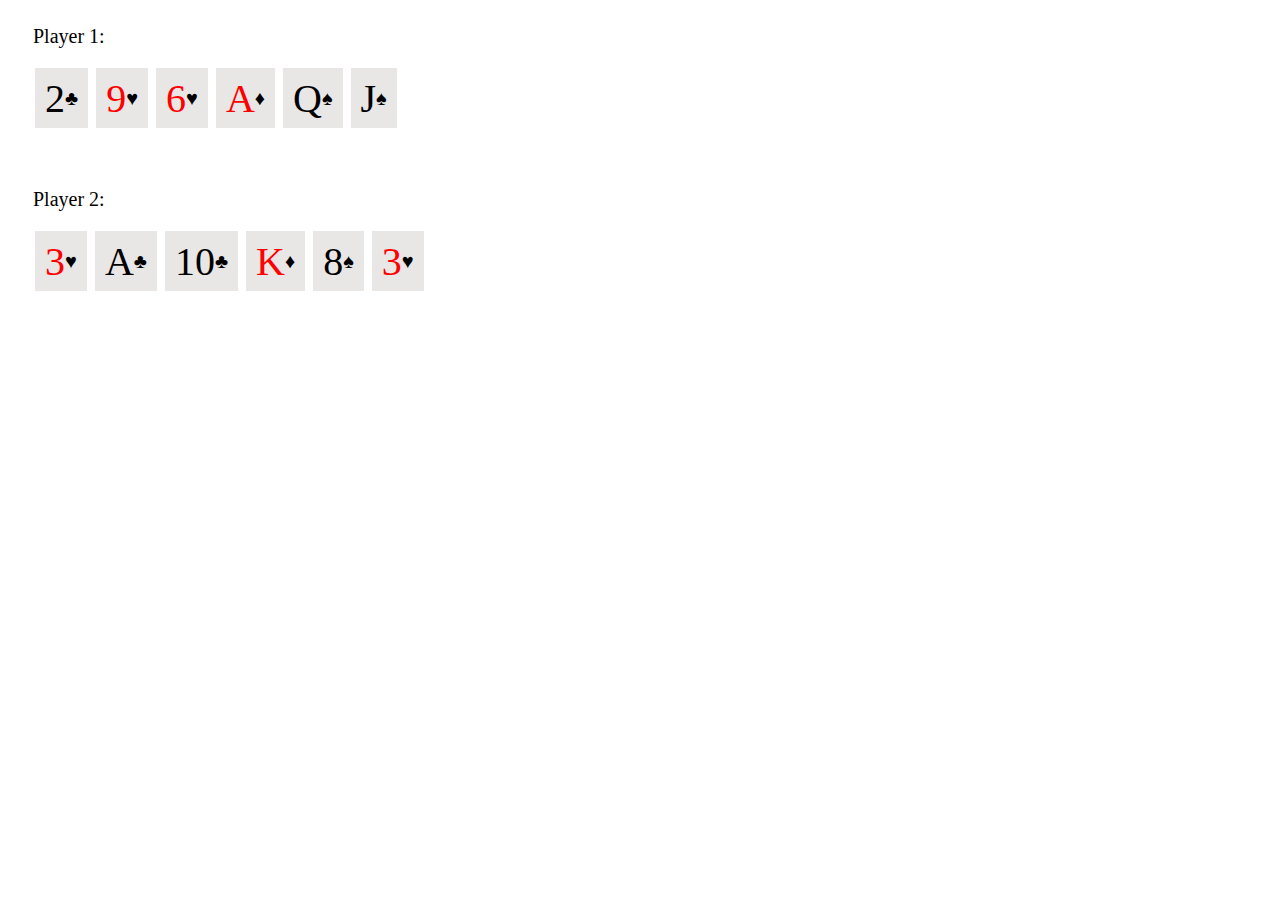
<file: card-game/index.html>
<!DOCTYPE html>
<html lang="en">

<head>
    <meta charset="UTF-8">
    <meta name="viewport" content="width=device-width, initial-scale=1.0">
    <title>Card Game</title>
    <link rel="stylesheet" href="css/style.css">
</head>

<body>
    <div class="main">
        <p style="font-size: 20px;">Player 1:</p>
        <div class="outer">
            <div>
                <p>2</p>
                <a>&clubs;</a>
            </div>
            <div>
                <p style="color: red">9</p>
                <a>&hearts;</a>
            </div>
            <div>
                <p style="color: red">6</p>
                <a>&hearts;</a>
            </div>
            <div>
                <p style="color: red;">A</p>
                <a>&diams;</a>
            </div>
            <div>
                <p>Q</p>
                <a>&spades;</a>
            </div>
            <div>
                <p>J</p>
                <a>&spades;</a>
            </div>
        </div>

        <p style="font-size: 20px;">Player 2:</p>
        <div class="outer">
            <div>
                <p style="color: red">3</p>
                <a>&hearts;</a>
            </div>
            <div>
                <p>A</p>
                <a>&clubs;</a>
            </div>
            <div>
                <p>10</p>
                <a>&clubs;</a>
            </div>
            <div>
                <p style="color: red;">K</p>
                <a>&diams;</a>
            </div>
            <div>
                <p>8</p>
                <a>&spades;</a>
            </div>
            <div>
                <p style="color: red;">3</p>
                <a>&hearts;</a>
            </div>
        </div>
    </div>
</body>

</html>
</file>
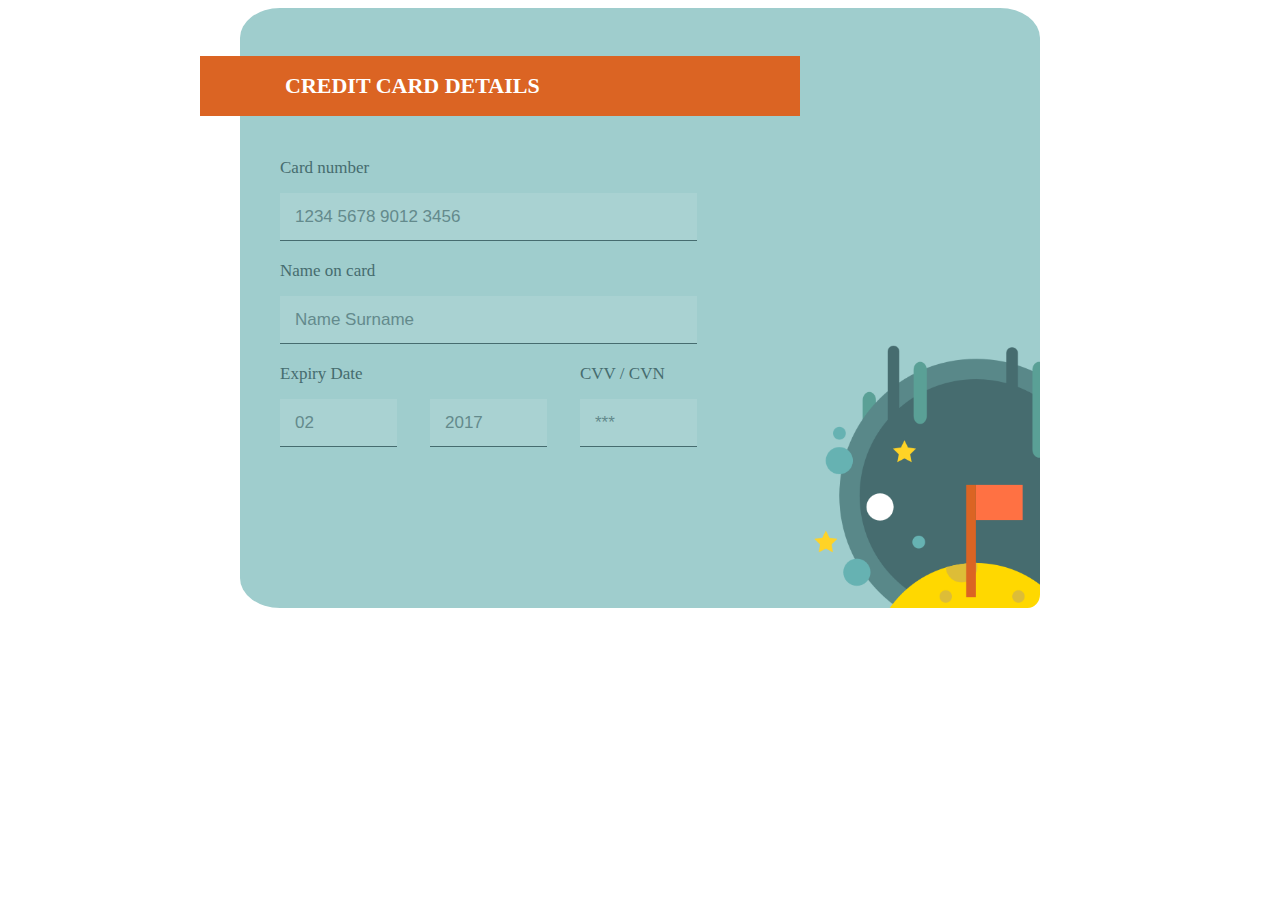
<file: credit-card/index.html>
<!doctype html>
<html lang="en">
<head>
    <meta charset="UTF-8">
    <meta name="viewport"
          content="width=device-width, user-scalable=no, initial-scale=1.0, maximum-scale=1.0, minimum-scale=1.0">
    <meta http-equiv="X-UA-Compatible" content="ie=edge">
    <title>Document</title>
    <link rel="stylesheet" href="css/style.css">
</head>
<body>
<div class="container">
    <div class="heading">
        <a>CREDIT CARD DETAILS</a>
    </div>
    <div class="img-box">
        <img src="img/moon_flag.png">
    </div>
    <div class="form">
        <div>
            <a>Card number</a>
            <input type="text" name="" placeholder="1234 5678 9012 3456">
        </div>
        <div>
            <a>Name on card</a>
            <input type="text" name="" placeholder="Name Surname">
        </div>
        <div class="th">
            <div>
                <a>Expiry Date</a>
                <input type="text" name="" placeholder="02">
            </div>
            <div>
                <a>&nbsp;</a>
                <input type="text" name="" placeholder="2017">
            </div>
            <div>
                <a>CVV / CVN</a>
                <input type="text" name="" placeholder="***">
            </div>
        </div>
    </div>
</div>

</body>
</html>
</file>
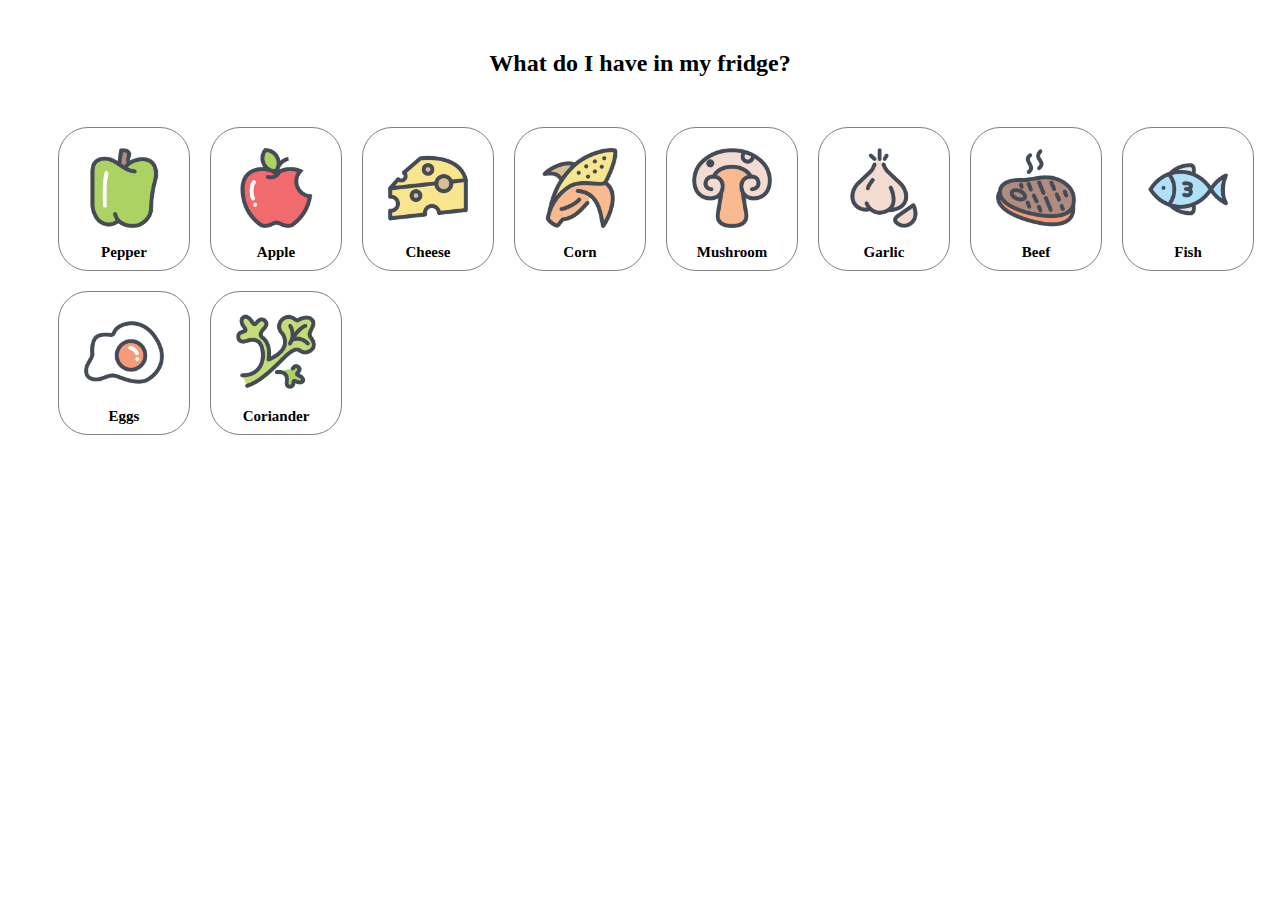
<file: foods/index.html>
<!DOCTYPE html>
<html lang="en">

<head>
    <meta charset="UTF-8">
    <meta name="viewport" content="width=device-width, initial-scale=1.0">
    <link rel="stylesheet" href="css/style.css">
    <title>Foods</title>
</head>

<body>
    <h2>What do I have in my fridge?</h2>
    <div class="a">
        <ul class="flex-container">
            <li>
                <img src="img/Food_C247-128.png">
                <b>Pepper</b>
            </li>
            <li>
                <img src="img/Food_C240-128.png">
                <b>Apple</b>
            </li>
            <li>
                <img src=" img/Food_C217-128.png">
                <b>Cheese</b>
            </li>
            <li>
                <img src=" img/Food_C245-128.png">
                <b>Corn</b>
            </li>
            <li>
                <img src="img/Food_C239-128.png">
                <b>Mushroom</b>
            </li>
            <li>
                <img src="img/Food_C238-128.png">
                <b>Garlic</b>
            </li>
            <li>
                <img src="img/Food_C225-128.png ">
                <b>Beef</b>
            </li>
            <li>
                <img src="img/Food_C205-128.png ">
                <b>Fish</b>
            </li>
            <li>
                <img src="img/Food_C203-128.png ">
                <b>Eggs</b>
            </li>
            <li>

                <img src="img/Food_C235-128.png ">
                <b>Coriander</b>
            </li>
        </ul>
    </div>
</body>

</html>
</file>
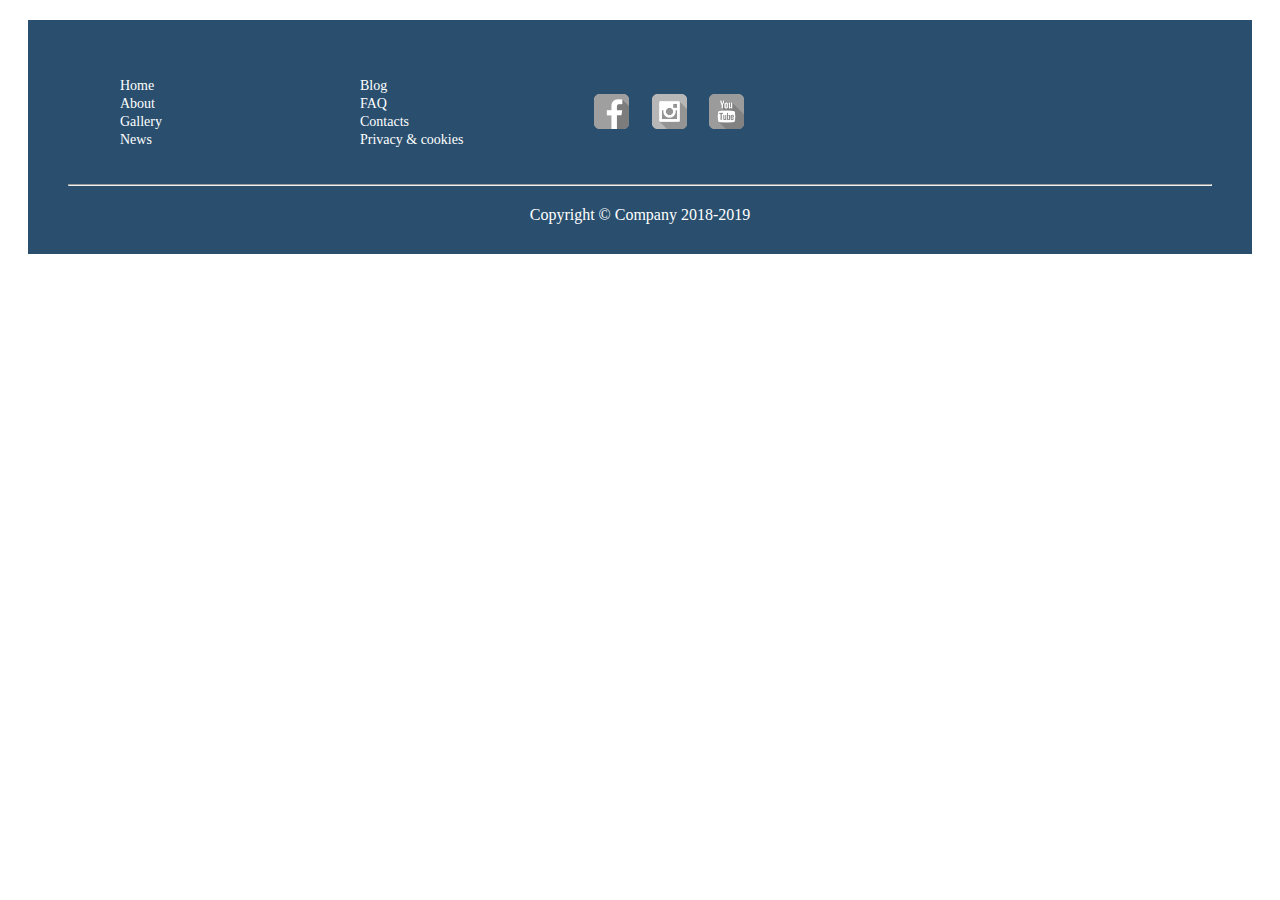
<file: footer/index.html>
<!DOCTYPE html>
<html lang="en">

<head>
    <meta charset="UTF-8">
    <meta name="viewport" content="width=device-width, initial-scale=1.0">
    <title>Footer</title>
    <link rel="stylesheet" href="css/style.css">
</head>

<body>
    <div class="footer">
        <div class="ft-main">
            <div class="ft-main-item">
                <ul>
                    <li><a>Home</a></li>
                    <li><a>About</a></li>
                    <li><a>Gallery</a></li>
                    <li><a>News</a></li>
                </ul>
            </div>
            <div class="ft-main-item">
                <ul>
                    <li><a>Blog</a></li>
                    <li><a>FAQ</a></li>
                    <li><a>Contacts</a></li>
                    <li><a>Privacy & cookies</a></li>
                </ul>
            </div>
            <ul class="ft-social-list">
                <li>
                    <div class="img">
                        <img src="img/fb_gray.png">
                        <img src="img/fb.png" class="img-top">
                    </div>
                </li>
                <li>
                    <div class="img">
                        <img src="img/insta_gray.png">
                        <img src="img/insta.png" class="img-top">
                    </div>
                </li>
                <li>
                    <div class="img">
                        <img src="img/youtube_gray.png">
                        <img src="img/youtube.png" class="img-top">
                    </div>
                </li>
            </ul>

        </div>
        <hr>
        <a>Copyright &copy; Company 2018-2019</a>
    </div>
</body>

</html>
</file>
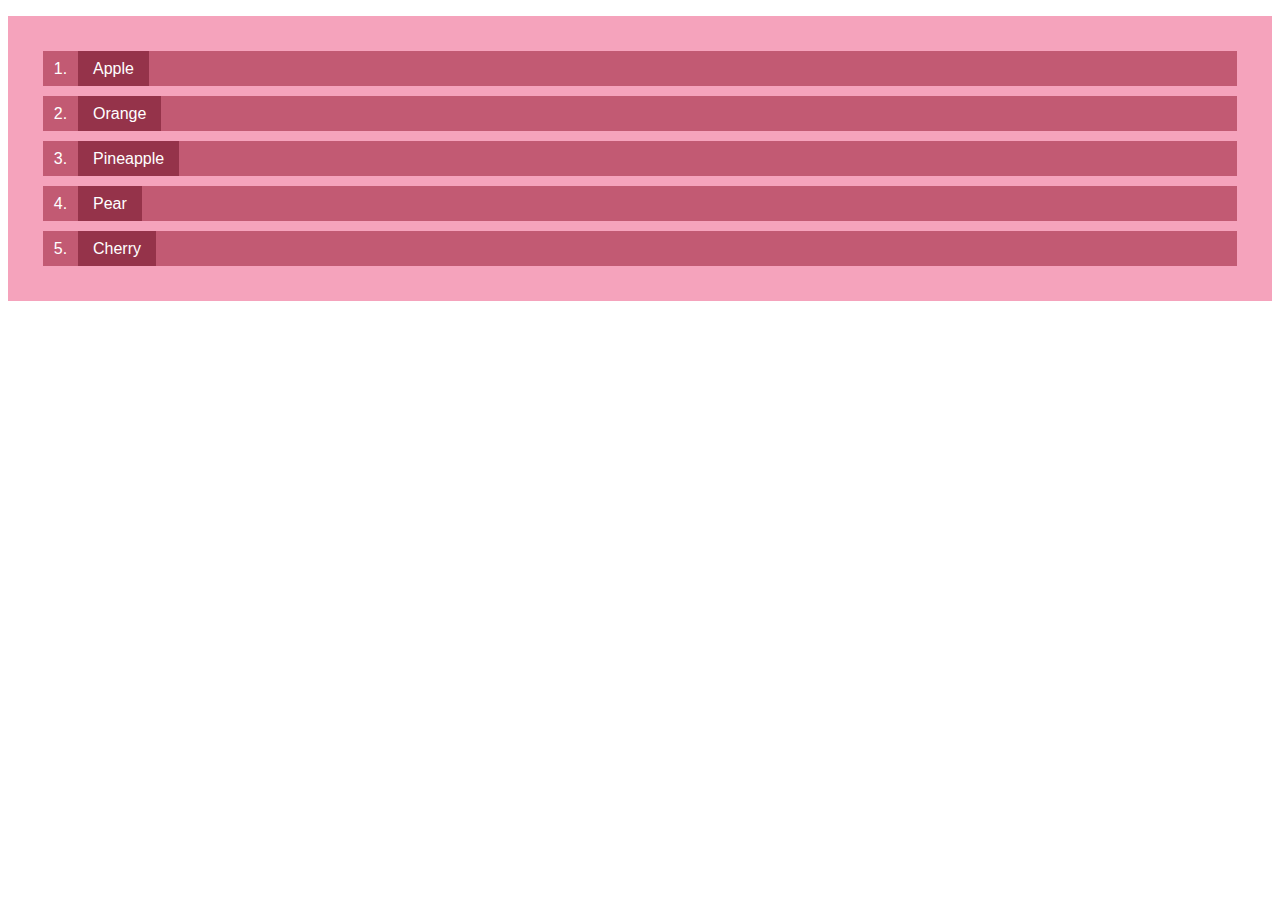
<file: fruit-list/index.html>
<!DOCTYPE html>
<html lang="en">

<head>
    <meta charset="UTF-8">
    <meta name="viewport" content="width=device-width, initial-scale=1.0">
    <link rel="stylesheet" href="css/style.css">
    <title>Fruit List</title>
</head>

<body>
    <div>
        <ol>
            <li>
                <span class="num">1.</span><a class="name">Apple</a>
            </li>
            <li>
                <span class="num">2.</span><a class="name">Orange</a>
            </li>
            <li>
                <span class="num">3.</span><a class="name">Pineapple</a>
            </li>
            <li>
                <span class="num">4.</span><a class="name">Pear</a>
            </li>
            <li>
                <span class="num">5.</span><a class="name">Cherry</a>
            </li>
        </ol>
    </div>
</body>

</html>
</file>
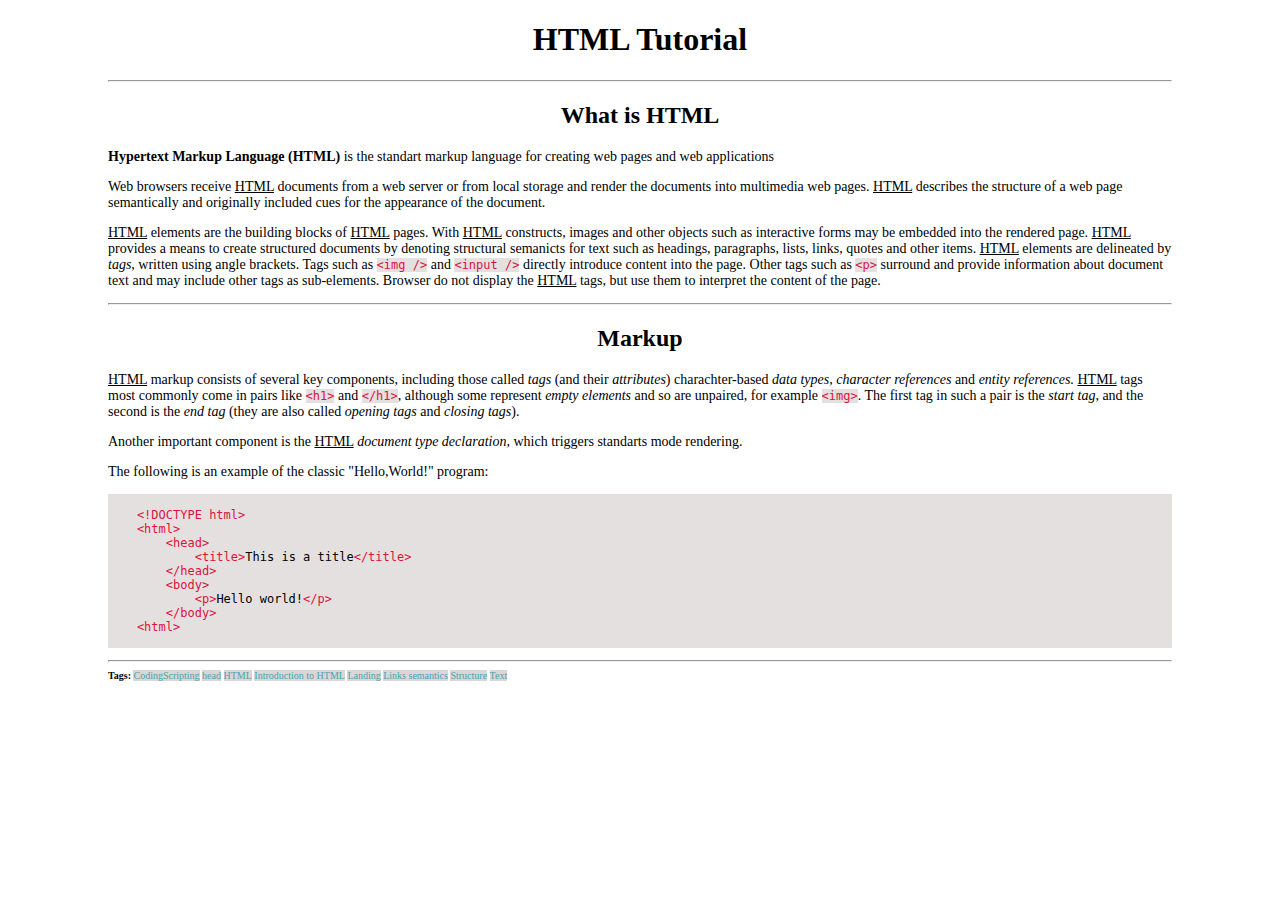
<file: HTML-tutorial/index.html>
<!DOCTYPE html>
<html lang="en">

<head>
    <meta charset="UTF-8">
    <meta name="viewport" content="width=device-width, initial-scale=1.0">
    <title>HTML Tutorial</title>
    <link rel="stylesheet" href="css/style.css">
</head>

<body>
    <h1 align="center">HTML Tutorial</h1>
    <hr>
    <h2 align="center">What is HTML</h2>
    <p><b>Hypertext Markup Language (HTML)</b> is the standart markup language for creating web pages and web applications
    </p>
    <p>Web browsers receive <u>HTML</u> documents from a web server or from local storage and render the documents into multimedia web pages.
        <u>HTML</u> describes the structure of a web page semantically and originally included cues for the appearance of the document.</p>
    <p>
        <u>HTML</u> elements are the building blocks of <u>HTML</u> pages. With <u>HTML</u> constructs, images and other objects such as interactive forms may be embedded into the rendered page. <u>HTML</u> provides a means to create structured documents
        by denoting structural semanicts for text such as headings, paragraphs, lists, links, quotes and other items. <u>HTML</u> elements are delineated by <i>tags</i>, written using angle brackets. Tags such as <code>&lt;img /&gt;</code> and
        <code>&lt;input /&gt;</code> directly introduce content into the page. Other tags such as <code>&lt;p&gt;</code> surround and provide information about document text and may include other tags as sub-elements. Browser do not display the <u>HTML</u>        tags, but use them to interpret the content of the page.
    </p>
    <hr>
    <h2 align="center">Markup</h2>
    <p>
        <u>HTML</u> markup consists of several key components, including those called <i>tags</i> (and their
        <i>attributes</i>) charachter-based
        <i>data types, character references</i> and <i>entity references.</i> <u>HTML</u> tags most commonly come in pairs like <code>&lt;h1&gt;</code> and <code>&lt;/h1&gt;</code>, although some represent <i>empty elements</i> and so are unpaired, for
        example
        <code>&lt;img&gt;</code>. The first tag in such a pair is the <i>start tag</i>, and the second is the <i>end tag</i> (they are also called
        <i>opening tags</i> and
        <i>closing tags</i>).
    </p>
    <p>
        Another important component is the <u>HTML</u> <i>document type declaration</i>, which triggers standarts mode rendering.
    </p>
    <p>
        The following is an example of the classic "Hello,World!" program:
    </p>
    <div>
        <pre style="font-size:12px">
                <code>
    &lt;!DOCTYPE html&gt;
    &lt;html&gt;
        &lt;head&gt;
            &lt;title&gt;</code>This is a title<code>&lt;/title&gt;
        &lt;/head&gt;
        &lt;body&gt;
            &lt;p&gt;</code>Hello world!<code>&lt;/p&gt;
        &lt;/body&gt;
    &lt;html&gt;</code>
            </pre>
    </div>
    <hr>
    <h2 class="bottom-notice">
        Tags: <a>CodingScripting</a> <a>head</a> <a>HTML</a> <a>Introduction to HTML</a> <a>Landing</a>
        <a>Links semantics</a> <a>Structure</a> <a>Text</a>
    </h2>
</body>

</html>
</file>
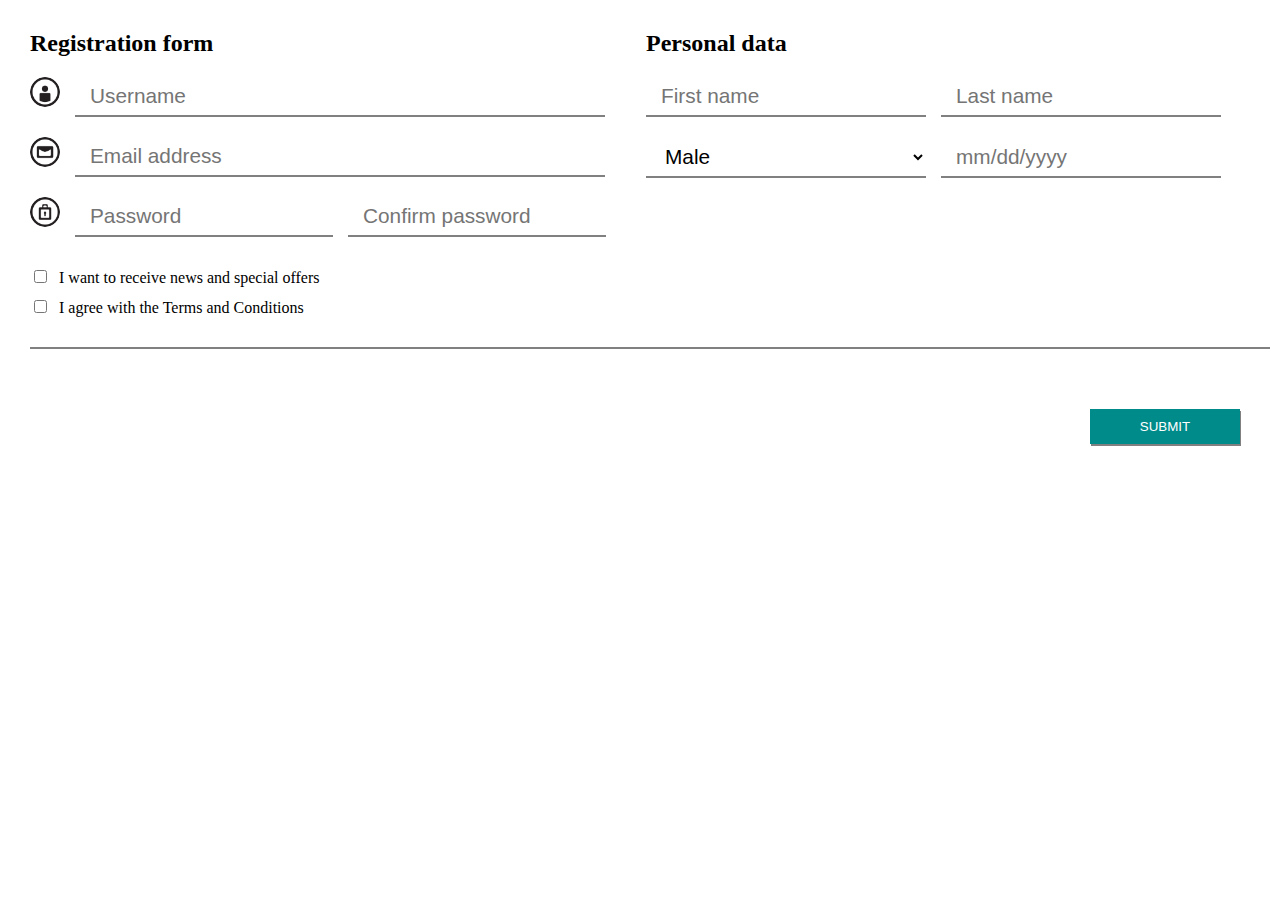
<file: registration-page/index.html>
<!DOCTYPE html>
<html lang="en">
<head>
    <meta charset="UTF-8">
    <meta name="viewport" content="width=device-width, initial-scale=1.0">
    <title>Registration Page</title>
    <link rel="stylesheet" href="css/style.css">
</head>
<body>

<div id="container">
    <section class="form">
        <div class="registration-form">
            <a class="f-heading">Registration form</a>
            <div>
                <img src="img/username.png" alt="">
                <input type="text" placeholder="Username">
            </div>
            <div>
                <img src="img/email.png" alt="">
                <input type="text" placeholder="Email address">
            </div>
            <div>
                <img src="img/pswd.png" alt="">
                <div id="password-section">
                    <input type="text" placeholder="Password">
                    <input type="text" placeholder="Confirm password">
                </div>
            </div>
        </div>
        <div class="personal-data-form">
            <a class="f-heading">Personal data</a>
            <div>
                <input type="text" placeholder="First name">
                <input type="text" placeholder="Last name">
            </div>
            <div>
                <select class="select" name="" id="">
                    <option>Male</option>
                    <option>Female</option>
                </select>
                <input type="text" placeholder="mm/dd/yyyy">
            </div>
        </div>
    </section>
    <div class="check-box">
        <div>
            <input type="checkbox" name="">
            <label style="margin-left: 5px">I want to receive news and special offers</label>
        </div>
        <div>
            <input type="checkbox" name="">
            <label style="margin-left: 5px">I agree with the Terms and Conditions</label>
        </div>
    </div>
    <span class="hr"></span>
    <button>SUBMIT</button>
</div>

<!--<div >-->
<!--    <main>-->
<!--        <div class="form">-->
<!--            <div class="registration-form">-->
<!--                <h1>Registration form</h1>-->
<!--                <div>-->
<!--                    <img src="img/username.png" alt="">-->
<!--                    <input type="text" placeholder="Username">-->
<!--                </div>-->
<!--                <div>-->
<!--                    <img src="img/email.png" alt="">-->
<!--                    <input type="text" placeholder="Email address">-->
<!--                </div>-->
<!--                <div >-->
<!--                    <img src="img/pswd.png" alt="">-->
<!--                    <div id="passwordSection">-->
<!--                        <input style="width: 228px;" type="text" placeholder="Password">-->
<!--                        <input style="width: 228px;" type="text" placeholder="Confirm password">-->
<!--                    </div>-->
<!--                </div>-->
<!--            </div>-->
<!--            <div class="registration-form">-->
<!--                <h1>Personal details</h1>-->
<!--                <div>-->
<!--                    <input type="text" style="width:255px; margin-left: 0;" placeholder="First name">-->
<!--                    <input type="text" style="width:255px;" placeholder="Last name">-->
<!--                </div>-->
<!--                <div>-->
<!--                    <select class="select" name="" id="">-->
<!--                        <option>Male</option>-->
<!--                        <option>Female</option>-->
<!--                    </select>-->
<!--                    <input type="text" style="width:255px;" placeholder="mm/dd/yyyy">-->
<!--                </div>-->


<!--            </div>-->
<!--        </div>-->

<!--        <div class="check-box">-->
<!--            <div>-->
<!--                <input type="checkbox" name="">-->
<!--                <label style="margin-left: 5px">I want to receive news and special offers</label>-->
<!--            </div>-->
<!--            <div>-->
<!--                <input type="checkbox" name="">-->
<!--                <label style="margin-left: 5px">I agree with the Terms and Conditions</label>-->
<!--            </div>-->
<!--        </div>-->

<!--        <hr style="width: 100%; margin-top: 40px">-->
<!--        <button>SUBMIT</button>-->
<!--    </main>-->
<!--</div>-->
</body>
</html>
</file>
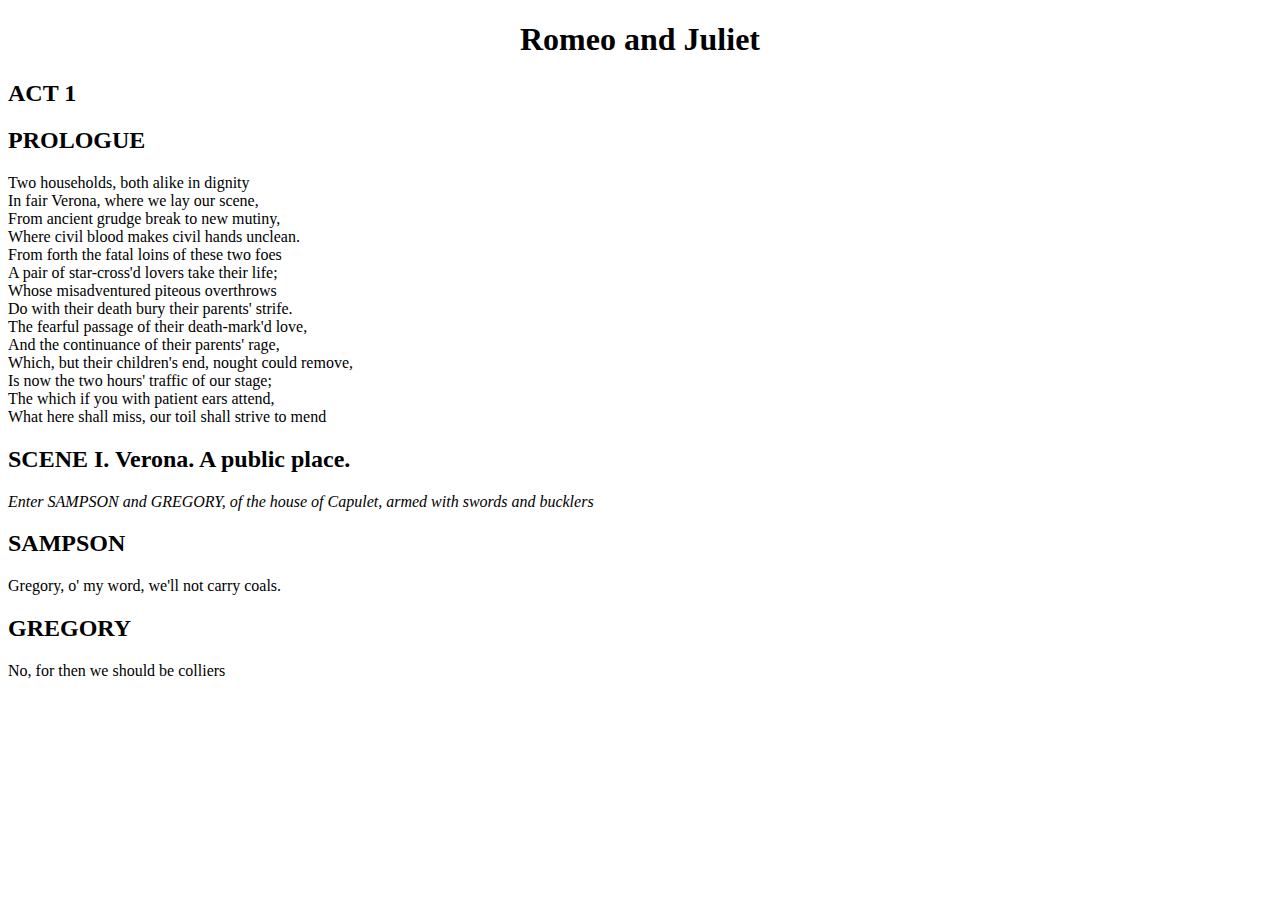
<file: romeo-and-juliet/index.html>
<!DOCTYPE html>
<html lang="en">

<head>
    <meta charset="UTF-8">
    <meta name="viewport" content="width=device-width, initial-scale=1.0">
    <title>Romeo and Juliet</title>
</head>

<body>
    <h1 align="center">Romeo and Juliet</h1>
    <h2>
        ACT 1
    </h2>
    <h2>
        PROLOGUE
    </h2>
    <p>Two households, both alike in dignity
        <br>In fair Verona, where we lay our scene,
        <br>From ancient grudge break to new mutiny,
        <br>Where civil blood makes civil hands unclean.
        <br>From forth the fatal loins of these two foes
        <br>A pair of star-cross'd lovers take their life;
        <br>Whose misadventured piteous overthrows
        <br>Do with their death bury their parents' strife.
        <br>The fearful passage of their death-mark'd love,
        <br>And the continuance of their parents' rage,
        <br>Which, but their children's end, nought could remove,
        <br>Is now the two hours' traffic of our stage;
        <br>The which if you with patient ears attend,
        <br>What here shall miss, our toil shall strive to mend
    </p>
    <h2>
        SCENE I. Verona. A public place.
    </h2>
    <i>Enter SAMPSON and GREGORY, of the house of Capulet, armed with swords and bucklers</i>
    <h2>
        SAMPSON
    </h2>
    <a>Gregory, o' my word, we'll not carry coals.</a>
    <h2>
        GREGORY
    </h2>
    <a>No, for then we should be colliers</a>
</body>

</html>
</file>
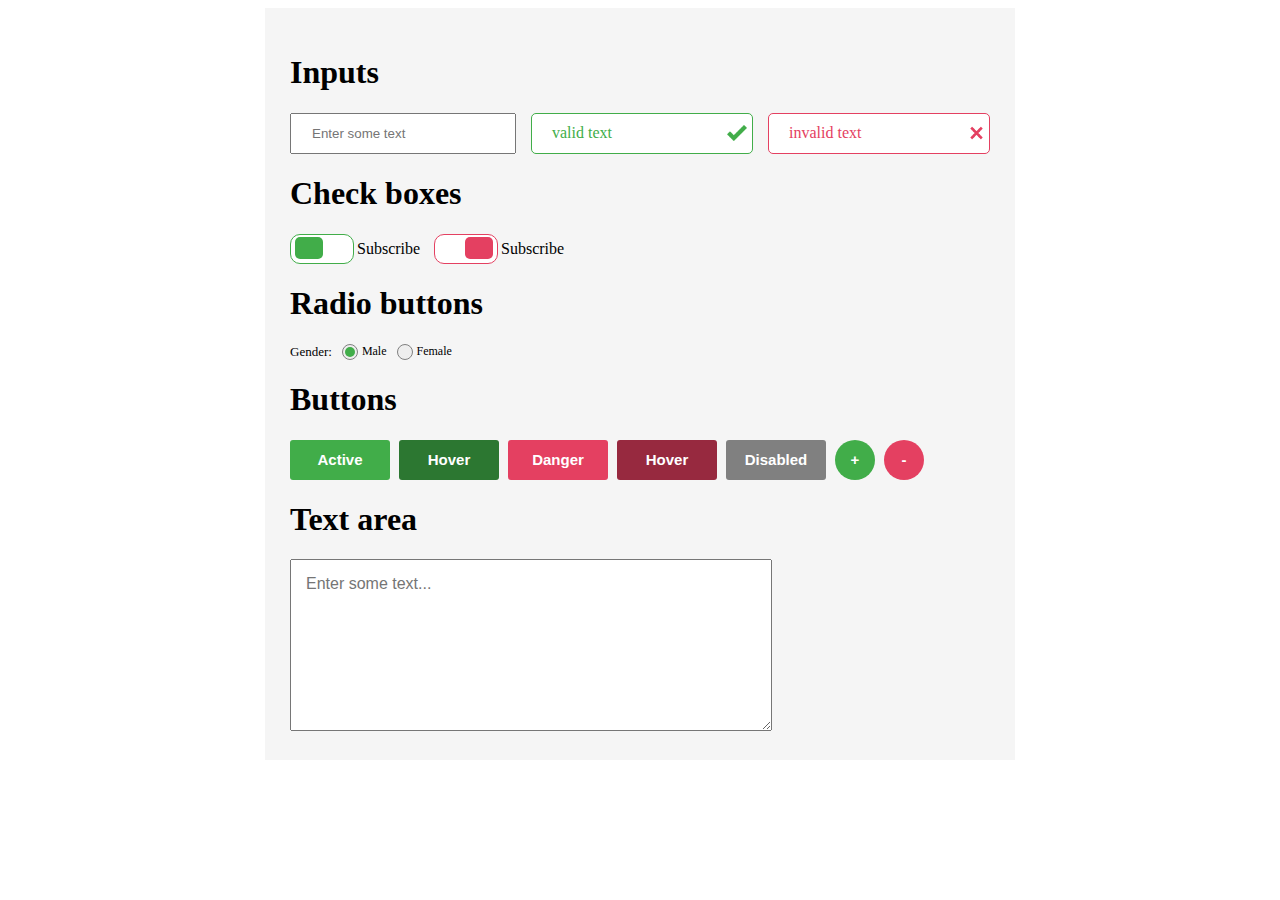
<file: style/index.html>
<!doctype html>
<html lang="en">
<head>
    <meta charset="UTF-8">
    <meta name="viewport"
          content="width=device-width, user-scalable=no, initial-scale=1.0, maximum-scale=1.0, minimum-scale=1.0">
    <meta http-equiv="X-UA-Compatible" content="ie=edge">
    <title>Document</title>
    <link rel="stylesheet" href="css/style.css">
</head>
<body>
<div class="container">
    <h1>Inputs</h1>
    <div class="input-section">
        <input type="text" placeholder="Enter some text">
        <div id="valid-text">
            <a>valid text</a>
            <img src="img/valid.png">
        </div>
        <div id="invalid-text">
            <a>invalid text</a>
            <img src="img/invalid.png">
        </div>
    </div>
    <section>
        <h1>Check boxes</h1>
        <div>
            <label class="switch">
                <input type="checkbox">
                <span class="slider"></span>
            </label>
            <label class="switch">
                <input checked type="checkbox">
                <span class="slider"></span>
            </label>
        </div>
    </section>
    <section>
        <h1>Radio buttons</h1>
        <div>
            <a>Gender:</a>
            <label class="radio-button-section">Male
                <input checked type="radio" name="gender" >
                <div><span class="checkmark"></span></div>
            </label>
            <label class="radio-button-section">Female
                <input type="radio" name="gender">
                <div><span class="checkmark"></span></div>
            </label>
        </div>
    </section>
    <section class="buttons">
        <h1>Buttons</h1>
        <button id="active">Active</button>
        <button id="hover-1">Hover</button>
        <button id="danger">Danger</button>
        <button id="hover-2">Hover</button>
        <button id="disabled">Disabled</button>
        <button id="round-button-plus">+</button>
        <button id="round-button-minus">-</button>
    </section>
    <section>
        <h1>Text area</h1>
        <textarea rows="4" cols="50"  placeholder="Enter some text..." ></textarea>
    </section>
</div>
</body>
</html>
</file>
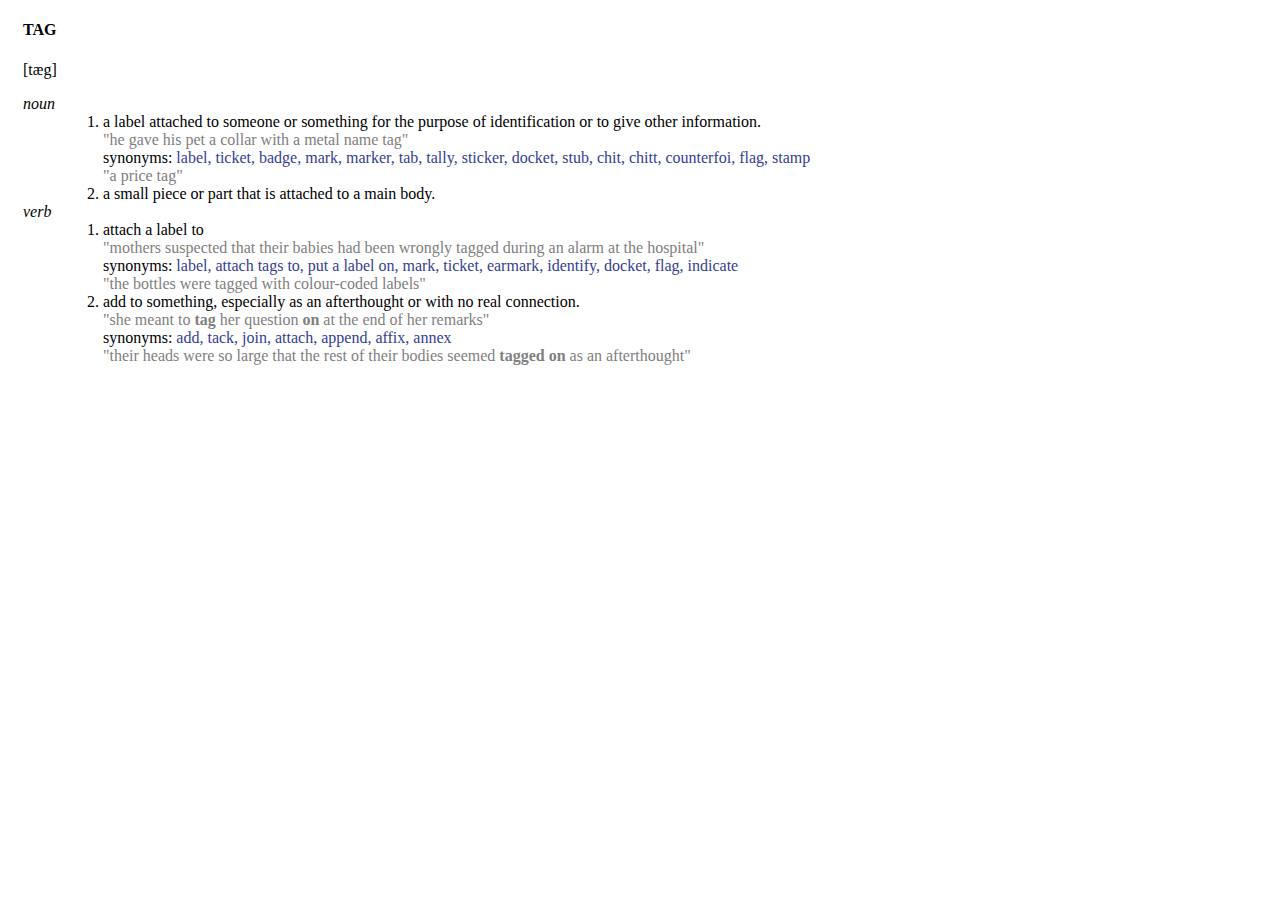
<file: tag-definition/index.html>
<!DOCTYPE html>
<html lang="en">

<head>
    <meta charset="UTF-8">
    <meta name="viewport" content="width=device-width, initial-scale=1.0">
    <title>Tag Definition</title>
    <link rel="stylesheet" href="css/style.css">
</head>

<body>
    <div>
        <h4>TAG</h4>
        <p>
            [tæg]
        </p>
        <dl>
            <dt>
            <i>noun</i>
          </dt>
            <dd>
                <ol>
                    <li>
                        a label attached to someone or something for the purpose of identification or to give other information.
                        <dt class="gray">
            "he gave his pet a collar with a metal name tag"
          </dt>
                        <dt>synonyms:
            <a class="synonyms">label, ticket, badge, mark, marker, tab, tally, sticker, docket, stub, chit, chitt, counterfoi, flag, stamp </a>
          </dt>
                        <dt class="gray">
            "a price tag"
          </dt>
                    </li>
                    <li>
                        a small piece or part that is attached to a main body.
                    </li>
                </ol>
            </dd>
            <dt>
            <i>verb</i>
          <dd>
            <ol>
              <li>
                attach a label to
          <dt class="gray">
            "mothers suspected that their babies had been wrongly tagged during an alarm at the hospital"
          </dt>
            <dt>synonyms:
            <a class="synonyms">label, attach tags to, put a label on, mark, ticket, earmark, identify, docket, flag, indicate </a>
          </dt>
            <dt class="gray">
            "the bottles were tagged with colour-coded labels"
          </dt>
            </li>
            <li>
                add to something, especially as an afterthought or with no real connection.
                <dt class="gray">
              "she meant to <b>tag</b> her question <b>on</b> at the end of her remarks"
            </dt>
                <dt>
              synonyms:
              <a class="synonyms">add, tack, join, attach, append, affix, annex</a>
            </dt>
                <dt class="gray">
              "their heads were so large that the rest of their bodies seemed <b>tagged on</b> as an afterthought"
            </dt>
            </li>
            </ol>
            </dd>
            </dt>
        </dl>
    </div>
</body>

</html>
</file>
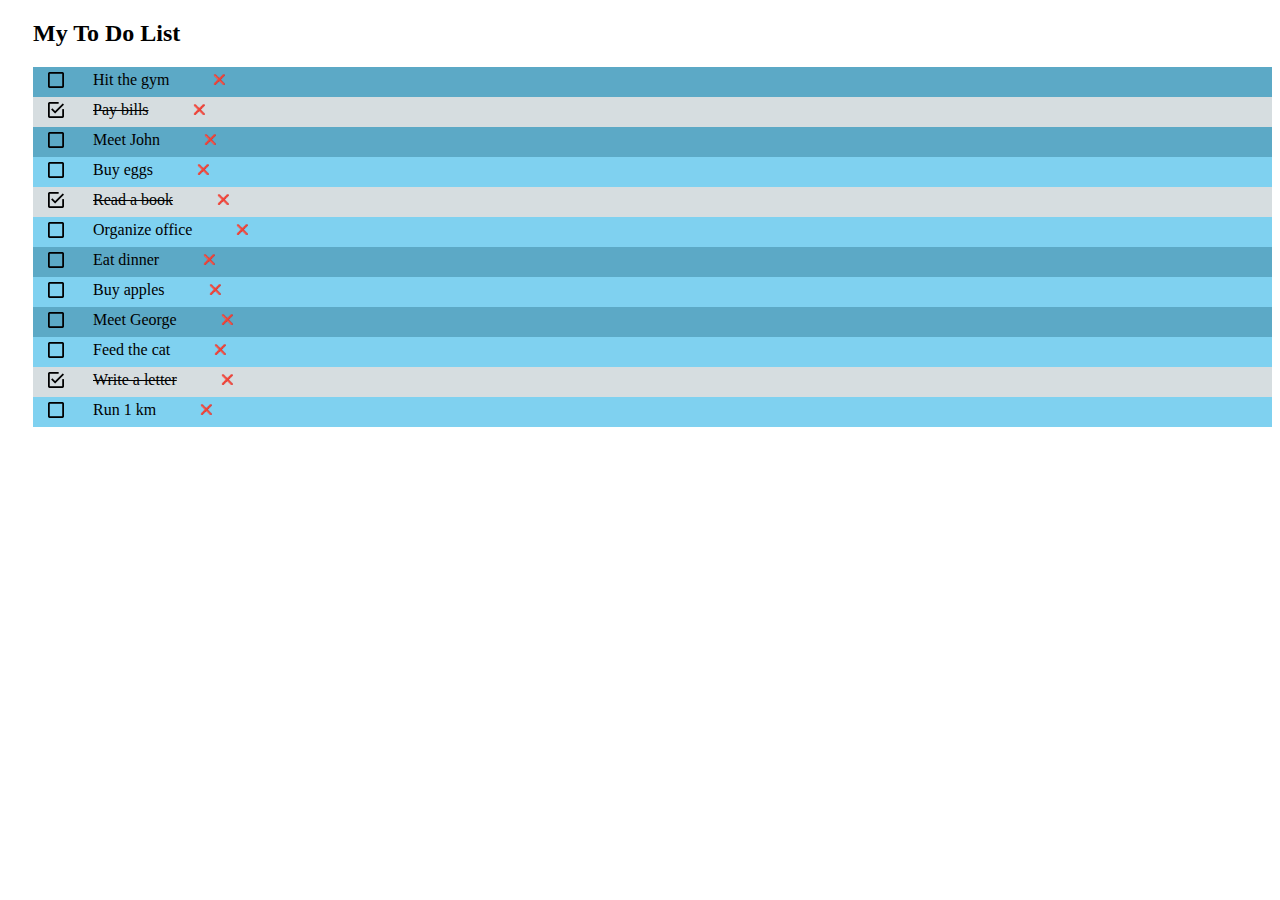
<file: to-do-list/index.html>
<!DOCTYPE html>
<html lang="en">

<head>
    <meta charset="UTF-8">
    <meta name="viewport" content="width=device-width, initial-scale=1.0">
    <link rel="stylesheet" href="css/style.css">
    <title>To Do List</title>
</head>

<body>
    <h2>My To Do List
        <List></List>
    </h2>
    <div class="main">
        <ul>
            <li style="background-color:rgb(92, 169, 198)">
                <img src="img/unchecked_16.png"></img>
                <a class="text">Hit the gym</a>
                <a class="cross"> &#x274C;</a>
            </li>
            <li style="background-color:rgb(214, 221, 224)">
                <img src="img/checked_16.png"></img>
                <strike class="text">Pay bills</strike>
                <a class="cross"> &#x274C;</a>
            </li>
            <li style="background-color:rgb(92, 169, 198)">
                <img src="img/unchecked_16.png"></img>
                <a class="text">Meet John</a>
                <a class="cross"> &#x274C;</a>
            </li>
            <li style="background-color:rgb(127, 209, 240)">
                <img src="img/unchecked_16.png"></img>
                <a class="text">Buy eggs</a>
                <a class="cross"> &#x274C;</a>
            </li>
            <li style="background-color:rgb(214, 221, 224)">
                <img src="img/checked_16.png"></img>
                <strike class="text">Read a book</strike>
                <a class="cross"> &#x274C;</a>
            </li>
            <li style="background-color:rgb(127, 209, 240)">
                <img src="img/unchecked_16.png"></img>
                <a class="text">Organize office</a>
                <a class="cross"> &#x274C;</a>
            </li>
            <li style="background-color:rgb(92, 169, 198)">
                <img src="img/unchecked_16.png"></img>
                <a class="text">Eat dinner</a>
                <a class="cross"> &#x274C;</a>
            </li>
            <li style="background-color:rgb(127, 209, 240)">
                <img src="img/unchecked_16.png"></img>
                <a class="text">Buy apples</a>
                <a class="cross"> &#x274C;</a>
            </li>
            <li style="background-color:rgb(92, 169, 198)">
                <img src="img/unchecked_16.png"></img>
                <a class="text">Meet George</a>
                <a class="cross"> &#x274C;</a>
            </li>
            <li style="background-color:rgb(127, 209, 240)">
                <img src="img/unchecked_16.png"></img>
                <a class="text">Feed the cat</a>
                <a class="cross"> &#x274C;</a>
            </li>
            <li style="background-color:rgb(214, 221, 224)">
                <img src="img/checked_16.png"></img>
                <strike class="text">Write a letter</strike>
                <a class="cross"> &#x274C;</a>
            </li>
            <li style="background-color:rgb(127, 209, 240)">
                <img src="img/unchecked_16.png"></img>
                <a class="text">Run 1 km</a>
                <a class="cross"> &#x274C;</a>
            </li>
        </ul>
    </div>

</body>

</html>
</file>
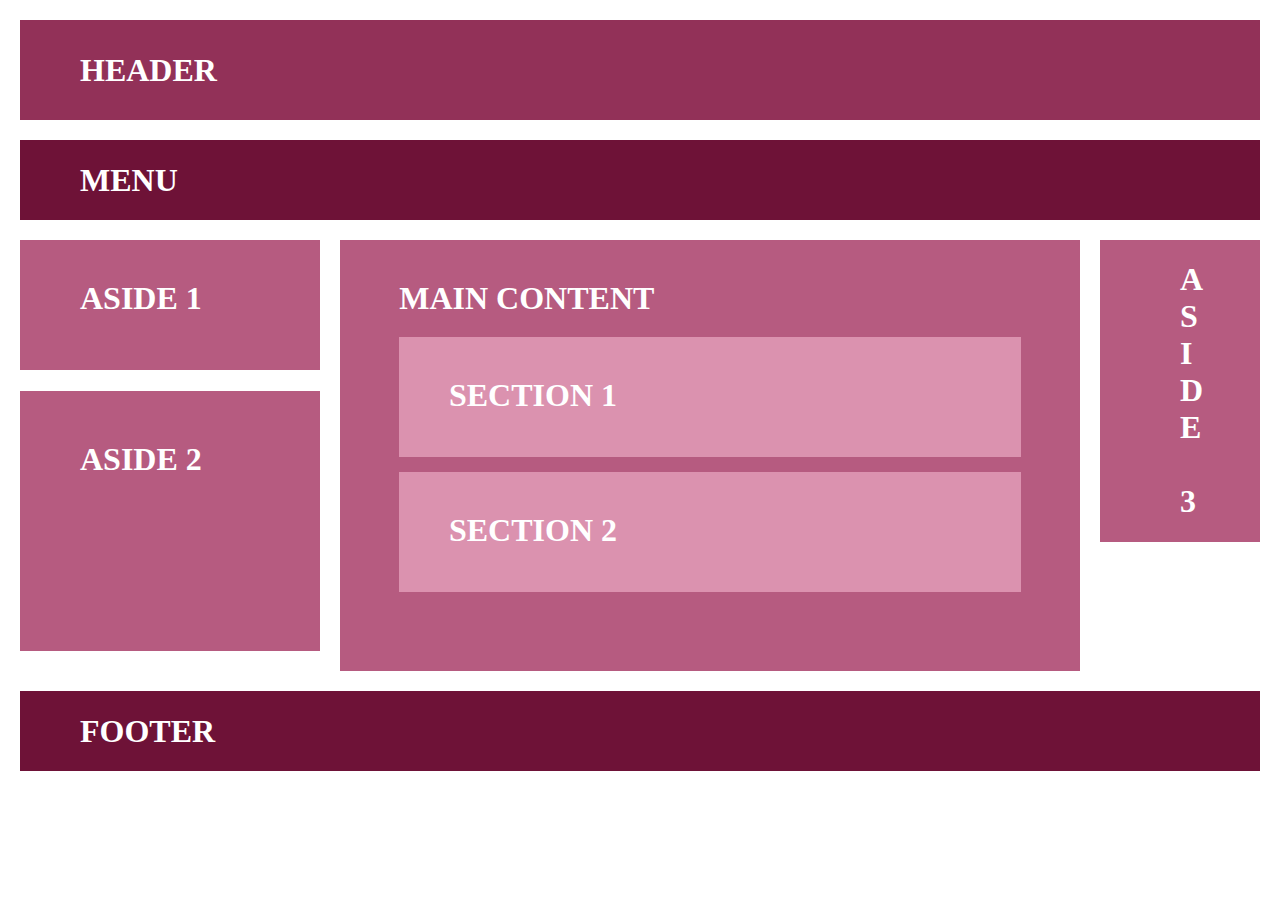
<file: website-structure/index.html>
<!DOCTYPE html>
<html lang="en">

<head>
    <meta charset="UTF-8">
    <meta name="viewport" content="width=device-width, initial-scale=1.0">
    <title>Website structure</title>
    <link rel="stylesheet" href="css/style.css">
</head>

<body>
    <div class="page">
        <div class="header">
            <h1>HEADER</h1>
        </div>
        <div class="menu">
            <h1>MENU</h1>
        </div>
        <div class="main">
            <div class="left-side">
                <div class="side1">
                    <h1>ASIDE 1</h1>
                </div>
                <div class="side2">
                    <h1>ASIDE 2</h1>
                </div>
            </div>
            <div class="content">
                <h1>MAIN CONTENT</h1>
                <div>
                    <h1>SECTION 1</h1>
                </div>

                <div>
                    <h1>SECTION 2</h1>
                </div>
            </div>
            <div class="right-side">
                <h1>
                    <div>A</div>
                    <div>S</div>
                    <div>I</div>
                    <div>D</div>
                    <div>E</div>
                    <br>
                    <div>3</div>
                </h1>
            </div>
        </div>
        <div class="footer">
            <h1>FOOTER</h1>
        </div>
    </div>


</body>

</html>
</file>
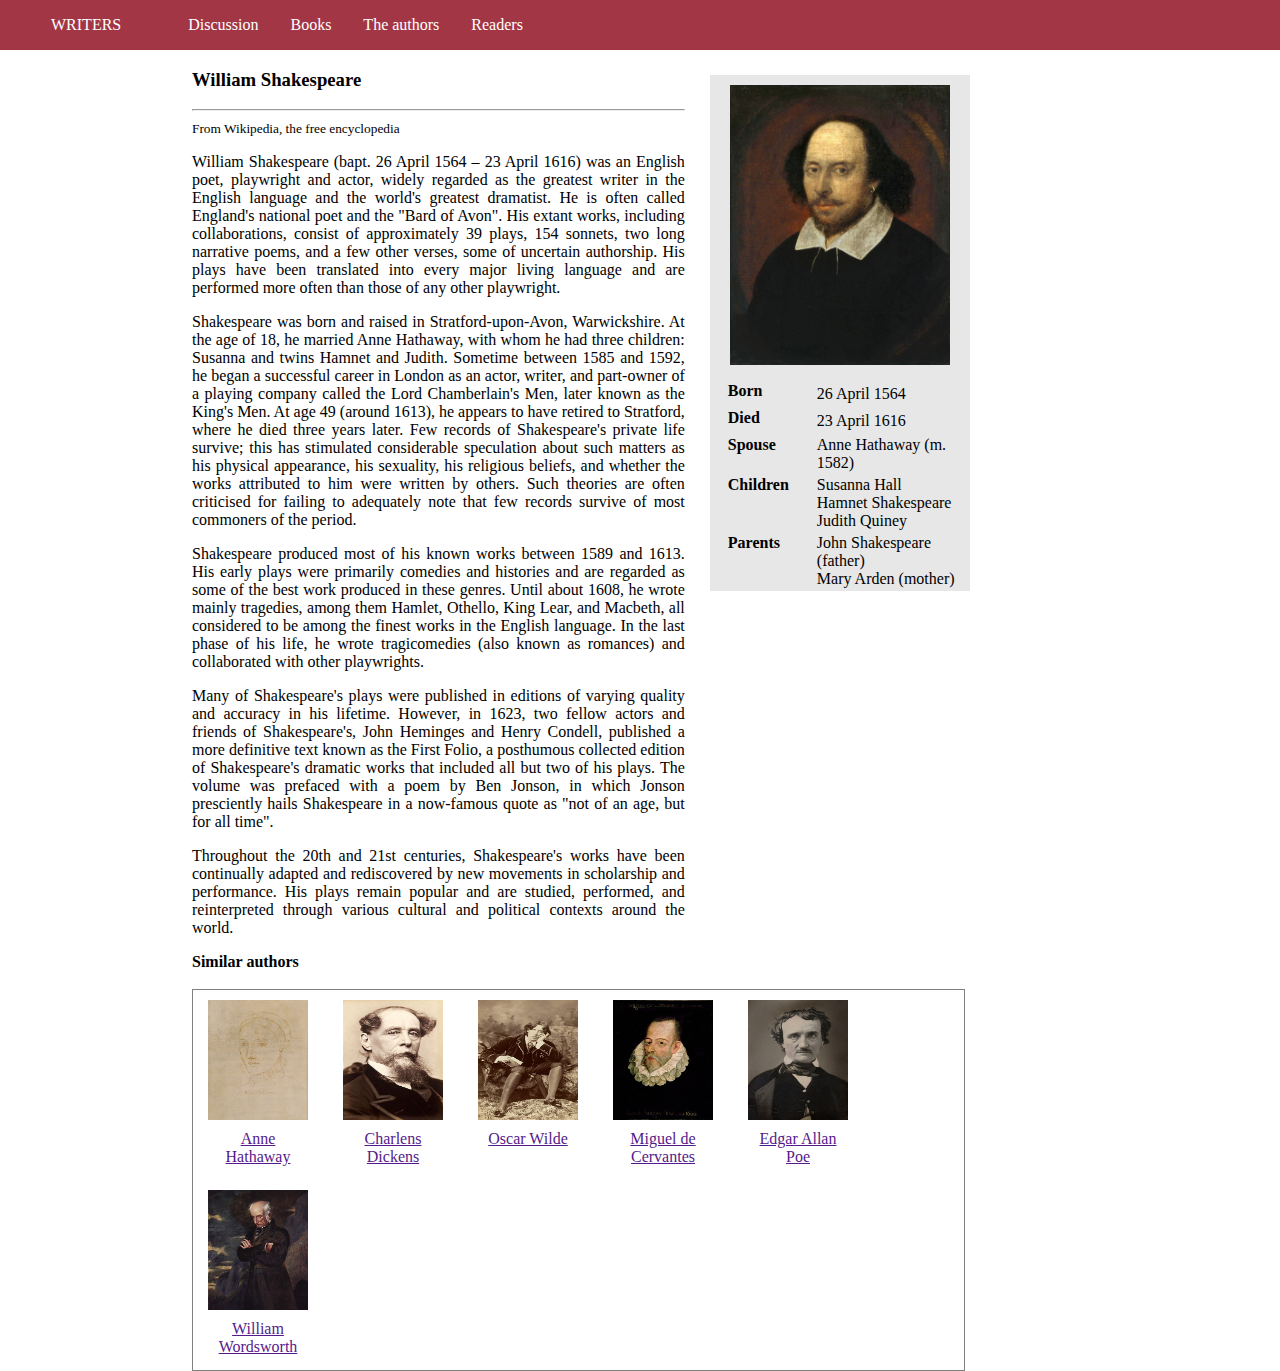
<file: william-shakespeare/index.html>
<!DOCTYPE html>
<html lang="en">
<head>
    <meta charset="UTF-8">
    <meta name="viewport" content="width=device-width, initial-scale=1.0">
    <title>William Shakespeare</title>
    <link rel="stylesheet" href="css/style.css">
</head>
<body>
    <div class="header">
        <ul>
            <li><a style="margin-left:35px;margin-right:35px">WRITERS</a></li>
            <li><a>Discussion</a></li>
            <li><a>Books</a></li>
            <li><a>The authors</a></li>
            <li><a>Readers</a></li>
        </ul>
    </div>
    <div style="margin: 0 auto; width: 70%;">
        <div class="main">
            <h3>William Shakespeare</h3>
            <hr />
            <small>From Wikipedia, the free encyclopedia</small>
            <p>
                William Shakespeare (bapt. 26 April 1564 – 23 April 1616) was an English poet, playwright and actor,
                widely regarded as the greatest writer in the English language and the world's greatest dramatist. He is
                often called England's national poet and the
                "Bard of Avon". His extant works, including collaborations, consist of approximately 39 plays, 154
                sonnets, two long narrative poems, and a few other verses, some of uncertain authorship. His plays have
                been translated into every major
                living language and are performed more often than those of any other playwright.
            </p>
            <p>
                Shakespeare was born and raised in Stratford-upon-Avon, Warwickshire. At the age of 18, he married Anne
                Hathaway, with whom he had three children: Susanna and twins Hamnet and Judith. Sometime between 1585
                and 1592, he began a successful career in London
                as an actor, writer, and part-owner of a playing company called the Lord Chamberlain's Men, later known
                as the King's Men. At age 49 (around 1613), he appears to have retired to Stratford, where he died three
                years later. Few records
                of Shakespeare's private life survive; this has stimulated considerable speculation about such matters
                as his physical appearance, his sexuality, his religious beliefs, and whether the works attributed to
                him were written by others.
                Such theories are often criticised for failing to adequately note that few records survive of most
                commoners of the period.
            </p>
            <p>
                Shakespeare produced most of his known works between 1589 and 1613. His early plays were primarily
                comedies and histories and are regarded as some of the best work produced in these genres. Until about
                1608, he wrote mainly tragedies, among them Hamlet,
                Othello, King Lear, and Macbeth, all considered to be among the finest works in the English
                language. In the last phase of his life, he wrote tragicomedies (also known as romances) and
                collaborated with other playwrights.
            </p>
            <p>
                Many of Shakespeare's plays were published in editions of varying quality and accuracy in his lifetime.
                However, in 1623, two fellow actors and friends of Shakespeare's, John Heminges and Henry Condell,
                published a more definitive text known as the First
                Folio, a posthumous collected edition of Shakespeare's dramatic works that included all but two of his
                plays. The volume was prefaced with a poem by Ben Jonson, in which Jonson presciently hails Shakespeare
                in a now-famous quote as
                "not of an age, but for all time".
            </p>
            <p>Throughout the 20th and 21st centuries, Shakespeare's works have been continually adapted and
                rediscovered by new movements in scholarship and performance. His plays remain popular and are studied,
                performed, and reinterpreted through
                various cultural and political contexts around the world.</p>
        </div>
        <div class="side">
                <img src="img/Shakespeare.jpg" />
                <table>
                    <tr>
                        <th style="width:100px;"></th>
                        <th></th>
                    </tr>
                    <tr>
                        <td class="t"><b>Born</b></td>
                        <td><a>26 April 1564</a></td>
                    </tr>
                    <tr>
                        <td class="t"><b>Died</b></td>
                        <td><a>23 April 1616</a></td>
                    </tr>

                    <tr>
                        <td class="t"><b>Spouse</b></td>
                        <td><a>Anne Hathaway (m. 1582)</a></td>
                    </tr>
                    <tr>
                        <td class="t" style="vertical-align: top;"><b>Children</b></td>
                        <td>Susanna Hall<br />Hamnet Shakespeare <br />Judith Quiney</td>
                    </tr>
                    <tr>
                        <td class="t" style="vertical-align: top;"><b>Parents</b></td>
                        <td>John Shakespeare (father)<br />Mary Arden (mother)</td>
                    </tr>
                </table>
        </div>
        <div class="footer">
            <b>Similar authors</b>
            <br>
            <br>
                <ul >
                    <li>
                        <img src="img/Anne_Hathaway.jpg">
                        <a href="">Anne Hathaway</a>
                    </li>

                    <li>
                        <img src="img/Dickens_Gurney.jpg">
                        <a href="">Charlens Dickens</a>
                    </li>

                    <li>
                        <img src="img/Oscar_Wilde_Sarony.jpg">
                        <a href="">Oscar Wilde</a>
                    </li>

                    <li>
                        <img src="img/Cervantes_Jauregui.jpg">
                        <a href="">Miguel de Cervantes</a>
                    </li>

                    <li>
                        <img src="img/Edgar_Allan_Poe.jpg">
                        <a href="">Edgar Allan Poe</a>
                    </li>

                    <li>
                        <img src="img/WilliamWordsworth.jpg">
                        <a href="">William Wordsworth</a>
                    </li>
                </ul>
        </div>
    </div>
</body>
</html>
</file>
<file: card-game/css/style.css>
.main {
    margin: 25px;
}

.outer {
    width: 500px;
    height: 100px;
    white-space: nowrap;
}

p {
    font-size: 40px;
}

.outer div {
    width: auto;
    background-color: rgb(233, 230, 230);
    height: 60px;
    margin: 0 2px;
    display: inline-flex;
    justify-content: center;
    align-items: center;
    padding-left: 10px;
    padding-right: 10px;
}

a {
    font-size: 20px;
    text-align: center;
}
</file>
<file: credit-card/css/style.css>
.container {
    margin: 0 auto;
    width: 800px;
    height: 600px;
    background-color: #9FCDCD;
    position: relative;
    border-radius: 5%;
}

.container .img-box {
    position: absolute;
    left: 69%;
    top: 54%;
    width: 248px;
    height: 276px;
    overflow: hidden;
    border-radius: 5%;
}

.container .img-box img {
    width: 350px;
    overflow: hidden;
}

.container .heading {
    background-color: #DB6423;
    width: 600px;
    height: 60px;
    position: absolute;
    top: 8%;
    right: 30%;
}

.container .heading a {
    font-weight: bold;
    font-size: 22px;
    color: white;
    line-height: 60px;
    margin-left: 85px;
}

.form {
    position: absolute;
    display: flex;
    flex-direction: column;
    top: 25%;
    margin-left: 40px;
}

.form .th {
    display: flex;
    flex-direction: row;
    justify-content: space-between;
}

.form .th input[type="text"] {
    width: 100px;
}

.form div {
    display: flex;
    flex-direction: column;
    margin-bottom: 20px;
}

.form div a {
    color: #466C6F;
    font-size: 17px;
    margin-bottom: 15px;
}

input[type="text"] {
    background-color: #A9D2D2;
    height: 45px;
    border: 0;
    border-bottom: 1px solid #466C6F;
    padding-left: 15px;
    font-size: 17px;
    color: #466C6F;
    outline: 0;
}

.form > div > input[type="text"] {
    width: 400px;
}

::placeholder {
    color: #466C6F;
    opacity: 0.7;
}

:-ms-input-placeholder {
    color: #466C6F;
}

::-ms-input-placeholder {
    color: #466C6F;
}
</file>
<file: foods/css/style.css>
h2 {
    text-align: center;
    margin-top: 10px;
    padding-top: 40px;
    padding-bottom: 20px;
}

.flex-container {
    display: flex;
    flex-wrap: wrap;
}

.flex-container>li {
    list-style: none;
    height: auto;
    width: 130px;
    margin: 10px;
    text-align: center;
    line-height: 35px;
    font-size: 30px;
    border-radius: 30px;
    border: solid 1px gray;
}

.flex-container>li>img {
    height: 80px;
    width: 80px;
    margin-top: 20px;
}

.flex-container>li>b {
    font-size: 15px;
    display: block;
}
</file>
<file: footer/css/style.css>
.footer {
    background-color: #2A4F6E;
    margin: 20px;
}

.footer>a {
    display: block;
    text-align: center;
    padding-bottom: 30px;
}

.footer>hr {
    margin: 40px;
    margin-top: -20px;
    margin-bottom: 20px;
}

.ft-main {
    padding: 1.25rem 4.5rem;
    display: flex;
    flex-wrap: wrap;
}

.ft-social-list {
    display: flex;      
    justify-content: center;
    flex-wrap: wrap;
    padding-top: 30px;
}

.ft-social-list>li {
    margin: 0.5rem;
    margin-left: 0.9rem;
}

.ft-social-list div :hover {
    cursor: pointer;
}


img {
    height: 35px;
}

.ft-main-item {
    padding: 1.25rem;
    width: 12.5rem
}

.ft-main-item a{
    font-size: 14px;
}

a {
    color: white;
}

ul {
    list-style: none;
    padding-left: 0;
}


.ft-main-item a:hover {
    text-decoration: underline;
    cursor: pointer;
}

.img {
    position: relative;
    display: inline-block;
    border-radius: 6.5px;
    background-color: blanchedalmond;
    height: 35px;
}

.img .img-top {
    display: none;
    position: absolute;
    top: 0;
    left: 0;
    z-index: 100;
}

.img:hover .img-top {
    display: block;
}
</file>
<file: fruit-list/css/style.css>
li {
    list-style: none;
    margin: 10px;
    background-color: rgb(194, 90, 115);
}

ol {
    padding: 25px;
}

.num {
    color: white;
    background: rgb(194, 90, 115);
    display: inline-block;
    text-align: center;
    width: 35px;
    font-family: sans-serif;
    font-size: 16px;
}

.name {
    background-color: rgb(149, 51, 74);
    padding-left: 15px;
    padding-right: 15px;
    color: white;
    display: inline-block;
    line-height: 35px;
    font-family: sans-serif;
    font-size: 16px;
}

div {
    background-color: hsl(342, 80%, 80%)
}
</file>
<file: HTML-tutorial/css/style.css>
hr {
    margin-left: 100px;
    margin-right: 100px;
    margin-top: auto;
    margin-bottom: auto;
}

code {
    color: crimson;
    font-size: 12px;
    background-color: #e4e0e0;
}

p {
    overflow: auto;
    margin-left: 100px;
    margin-right: 100px;
    font-size: 14px;
}

h2.bottom-notice {
    margin-left: 100px;
    font-weight: bold;
    font-size: 10px;
}

a {
    background-color: rgb(221, 213, 213);
    color: rgb(70, 164, 180);
    font-weight: normal;
    font-style: normal;
    font-size: 10px;
}

div {
    margin-left: 100px;
    margin-right: 100px;
    background-color: #e4e0e0;
}
</file>
<file: registration-page/css/style.css>
html, body {
    padding: 0;
    margin: 0;
}

#container {
    margin: 0 auto;
    width: 1240px;
    padding: 30px;
    display: flex;
    flex-direction: column;
}

.form, #password-section {
    display: flex;
    flex-direction: row;
}

.f-heading {
    display: inline-block;
    font-weight: bold;
    font-size: 24px;
    text-align: left;
    margin-bottom: 20px;
}

.registration-form > div {
    display: flex;
    margin-bottom: 20px;
}

.registration-form > div > img {
    border-radius: 18px;
    width: 30px;
    height: 30px;
}

.registration-form > div > input {
    margin-left: 15px;
    display: inline-block;
    width: 500px;
}

.registration-form > div > input, .personal-data-form > div > input , #password-section input, select {
    border: 0;
    border-bottom: 2px solid gray;
    outline: 0;
    font-size: 1.3rem;
    color: black;
    padding: 7px 15px;
    background: transparent;
    transition: border-color 0.2s;
}


#password-section input {
    display: inline-block;
    width: 228px;
    margin-left: 15px;
}


.personal-data-form > div {
    display: flex;
    margin-bottom: 20px;
}


.personal-data-form {
    margin-left: 40px;
}

.personal-data-form > div > input {
    margin-right: 15px;
    display: inline-block;
    width: 250px;
}

.select {
    margin-right: 15px;
    display: block;
    width: 280px;
}

.check-box {
    display: flex;
    flex-direction: column;
}

.check-box div {
    margin-top: 10px;
    font-size: 16px;
}

.hr {
    margin-bottom: 30px;
    margin-top: 30px;
    border-bottom: 2px solid gray;
}

button {
    margin: 30px;
    height: 35px;
    width: 150px;
    background-color: #008B8B;
    outline: none;
    border: none;
    color: white;
    box-shadow: 1px 2px grey;
    align-self: flex-end;
}

@media screen and (min-width: 600px) and (max-width: 900px) {
    #container {
        width: 600px !important;
    }

    .form {
        flex-direction: column !important;
    }

    .personal-data-form {
        margin-left: 0 !important;
    }
}

@media screen and (max-width: 600px) {
    #container {
        width: 450px !important;
    }

    .form, .personal-data-form > div, #password-section {
        flex-direction: column !important;
    }

    .personal-data-form {
        margin-left: 0 !important;
    }

    .personal-data-form > div input, input[type="text"], .registration-form > div input, .personal-data-form > div select {
        margin-bottom: 20px !important;
    }

    .personal-data-form > div input {
        width: 425px !important;
    }

    #password-section input {
        width: 375px !important;
    }

    input[type="text"] {
        width: 400px !important;
    }

    .personal-data-form > div select {
        width: 457px !important;
    }
}
</file>
<file: style/css/style.css>
.container {
    margin: 0 auto;
    width: 700px;
    /*height: 380px;*/
    background-color: #F5F5F5;
    padding: 25px;
}

.input-section {
    display: flex;
    flex-direction: row;
    justify-content: space-between;
}

.input-section input {
    height: 35px;
    padding-left: 20px;
    outline: none;
    width: 200px;
}

#valid-text {
    border: 1px solid #41AD49;
}

#valid-text a {
    color: #41AD49;
}

#invalid-text {
    border: 1px solid #E44061;
}

#invalid-text a {
    color: #E44061;
}

#valid-text img, #invalid-text img {
    max-width: 20px;
    max-height: 20px;
    padding-right: 5px;
    margin-left: auto;
}

#valid-text, #invalid-text {
    width: 200px;
    padding-left: 20px;
    border-radius: 5px;
    background-color: #FFFFFF;
    display: flex;
    flex-direction: row;
    align-items: center;
}

section div {
    display: flex;
    flex-direction: row;
}

section div a {
    font-size: 13px;
}

.switch {
    position: relative;
    display: inline-block;
    width: 64px;
    height: 30px;
    margin-right: 80px;
}

.switch:before {
    margin-left: 64px;
    line-height: 30px;
    font-size: 16px;
    padding-left: 3px;
    content: "Subscribe";
}

.switch input {
    opacity: 0;
    width: 0;
    height: 0;
}

.slider {
    position: absolute;
    cursor: pointer;
    top: 0;
    left: 0;
    right: 0;
    bottom: 0;
    background-color: #FFFFFF;
    border-radius: 10px;
    border: 1px solid #41AD49;
    -webkit-transition: .4s;
    transition: .4s;
}

.slider:before {
    position: absolute;
    content: "";
    height: 22px;
    width: 28px;
    left: 4px;
    bottom: 4px;
    background-color: #41AD49;
    border-radius: 5px;
    -webkit-transition: .4s;
    transition: .4s;
}

input:checked + .slider {
    border: 1px solid #E44061;
}

input:checked + .slider:before {
    -webkit-transform: translateX(26px);
    -ms-transform: translateX(26px);
    transform: translateX(26px);
    background-color: #E44061;
}

.radio-button-section {
    position: relative;
    padding-left: 20px;
    margin-left: 10px;
    cursor: pointer;
    font-size: 12px;
    -webkit-user-select: none;
    -moz-user-select: none;
    -ms-user-select: none;
    user-select: none;
}

.radio-button-section div {
    position: absolute;
    top: 0;
    left: 0;
    padding: 2px;
    border-radius: 50%;
    border: 1px solid gray;
    height: 10px;
    width: 10px;
    background-color: #eee;
}

.radio-button-section input {
    position: absolute;
    opacity: 0;
}

.checkmark {
    height: 100%;
    width: 100%;
    background-color: #eee;
    border-radius: 50%;
}

.radio-button-section:hover input ~ div .checkmark {
    background-color: #ccc;
}

.radio-button-section input:checked ~ div .checkmark {
    background-color: #41AD49;
}

.buttons button {
    font-size: 15px;
    font-weight: 600;
    width: 100px;
    height: 40px;
    margin-right: 5px;
    border: 0;
    outline: 0;
    border-radius: 3px;
    color: white;
    cursor: pointer;
}

.buttons #active {
    background-color: #41AD49;
}

.buttons #active:hover {
    background-color: #49b654;
}

.buttons #hover-1 {
    background-color: #2C7731;
}

.buttons #hover-1:hover {
    background-color: #338d3a;
}

.buttons #hover-2 {
    background-color: #97293F;
}

.buttons #hover-2:hover {
    background-color: #b32f49;
}

.buttons #danger {
    background-color: #E44061;
}

.buttons #danger:hover {
    background-color: #fa486b;
}

.buttons #disabled {
    background-color: #808080;
}

.buttons #disabled:hover {
    background-color: #979595;
}

.buttons #round-button-plus {
    background-color: #41AD49;
    width: 40px;
    border-radius: 50%;
}

.buttons #round-button-plus:hover {
    background-color: #49b654;
}

.buttons #round-button-minus {
    background-color: #E44061;
    width: 40px;
    border-radius: 50%;
}

.buttons #round-button-minus:hover {
    background-color: #fa486b;
}

textarea {
    height: 140px;
    width: 450px;
    font-size: 16px;
    padding: 15px;
    font-family: sans-serif;
}
</file>
<file: tag-definition/css/style.css>
div {
    margin: 15px;
}

.synonyms {
    color: rgb(53, 62, 147);
}

.gray {
    color: gray;
}
</file>
<file: to-do-list/css/style.css>
.main {
    margin-left: -15px;
}

li {
    list-style: none;
    height: 30px;
}

img {
    margin-left: 15px;
    vertical-align: middle;
    margin-top: 4px;
}

.cross {
    display: inline-block;
    margin-top: 4px;
    margin-left: 40px;
    vertical-align: middle;
    font-size: 10px;
}

h2 {
    margin-left: 25px;
}

.text {
    display: inline-block;
    margin-top: 4px;
    margin-left: 25px;
    vertical-align: middle;
}
</file>
<file: website-structure/css/style.css>
body {
    margin: 0;
    padding: 0;
}

.page {
    display: flex;
    flex-direction: column;
    margin: 20px;
}

.header {
    height: 100px;
    background-color: #923158;
}

.menu {
    height: 80px;
    background-color: #6E1237;
    margin-top: 20px;
}

.main {
    display: flex;
    flex-direction: row;
}


.left-side {
    margin-top: 20px;
    width: 300px;
    margin-right: 20px;
}

.side1 {
    height: 130px;
    background-color: #B65B80;
    margin-bottom: 20px;
}

.side2 {
    height: 260px;
    background-color: #B65B80;
    margin-bottom: 20px;
}


.content {
    margin-top: 20px;
    margin-right: 20px;
    width: 300px;
    flex-grow: 5;
    background-color: #B65B80;
    ;
}

.content>div {
    background-color: #DB92AF;
    width: 84%;
    height: 120px;
    margin: 0 auto;
    margin-bottom: 15px;
}

.right-side {
    margin-top: 20px;
    width: 160px;
    height: 100%;
    background-color: #B65B80;
}

.footer {
    margin-top: 20px;
    height: 80px;
    background-color: #6E1237;
}

h1 {
    color: white;
}

.side1 h1 {
    padding-left: 60px;
    padding-top: 40px;
    margin: auto;
}

.side2 h1 {
    padding-left: 60px;
    padding-top: 50px;
}

.header h1 {
    padding-left: 60px;
    margin: auto;
    line-height: 100px;
}

.footer h1 {
    padding-left: 60px;
    margin: auto;
    line-height: 80px;
}

.right-side h1 {
    padding-left: 80px;
}

.menu h1 {
    padding-left: 60px;
    margin: auto;
    line-height: 80px;
}

.content h1 {
    padding-top: 40px;
    margin: 0 auto;
    width: 84%;
    margin-bottom: 20px;
}

.content>div>h1 {
    word-wrap: break-word;
}
</file>
<file: william-shakespeare/css/style.css>
body {
    margin: 0;
    padding: 0;
}

.header {
    background: blue;
    position: sticky;
    top: 0;
}

.header ul {
    list-style: none;
    overflow: hidden;
    background-color: #A23645;
    margin: 0;
    padding: 0;
}

.header li {
    margin: 0;
    padding: 0;
    float: left;
}


.header li a {
    display: block;
    color: white;
    text-align: center;
    padding: 16px;
}

.header ul li :hover {
    background-color: #912F3C;
}

.main {
    float: left;
    width: 55%;
    text-align: justify;
}

.side {
    float: left;
    background-color: #E7E7E7;
    margin: 25px;
    width: 260px;
}

.side b {
    margin-left: 15px;

}

.side div {
    background-color: #E7E7E7;
    margin: 25px;
    width: 260px;
}

.side img {
    height: 280px;
    width: 220px;
    display: block;
    margin: auto;
    padding-top: 10px;
    padding-bottom: 10px;
}

.t {
    margin-bottom: 5px;
    display: inline-block;
}

.footer {
    height: 100px;
    clear: both;
}

.footer li {
    width: 100px;
    text-align: center;
    float: left;
    margin-left: 15px;
    margin-right: 20px;
    height: 190px;
}

.footer ul {
    list-style-type: none;
    margin: 0;
    padding: 0;
    overflow: hidden;
    margin-bottom: 20px;
    border: 1px solid gray; 
    width: 86%;
}


.footer img {
    height: 120px;
    width: 100px;
    display: block;
    margin-top: 10px;
    margin-bottom: 10px;
}
</file>
